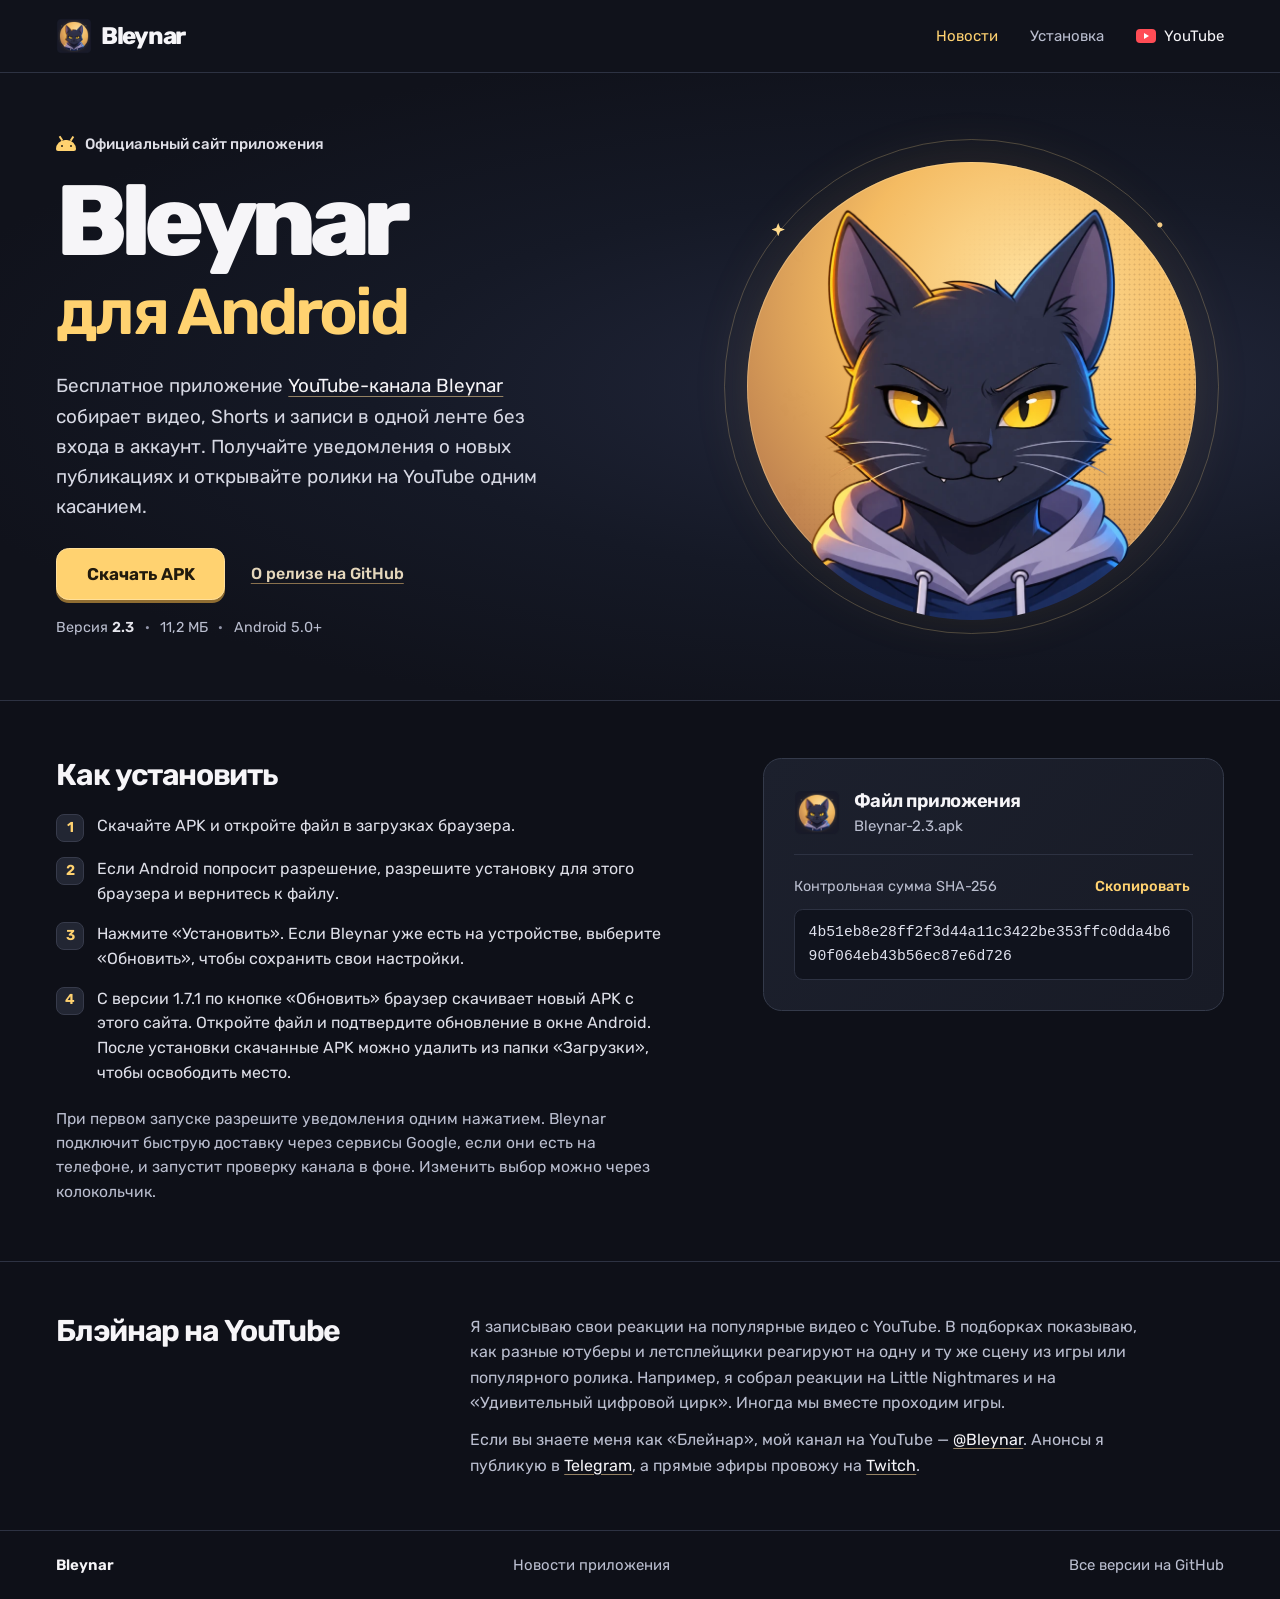
<file: index.html>
<!doctype html>
<html lang="ru">
<head>
  <meta charset="utf-8">
  <meta name="google-site-verification" content="Wno0hEg11v6PBVQDcVoWArQIPL3ey0lo9eA-WzazOHA" />
  <meta name="viewport" content="width=device-width, initial-scale=1">
  <meta name="theme-color" content="#10131c">
  <title>Bleynar (Блэйнар) — официальное Android-приложение YouTube-канала</title>
  <meta name="description" content="Официальный сайт Android-приложения YouTube-канала Bleynar. В ленте — личные реакции Блэйнара на популярные видео и подборки реакций ютуберов и летсплейщиков на сцены из игр и роликов.">
  <link rel="canonical" href="https://bleynar.github.io/bleynar-app/">
  <meta property="og:type" content="website">
  <meta property="og:locale" content="ru_RU">
  <meta property="og:url" content="https://bleynar.github.io/bleynar-app/">
  <meta property="og:title" content="Bleynar (Блэйнар) — официальное Android-приложение YouTube-канала">
  <meta property="og:description" content="Официальный сайт Android-приложения YouTube-канала Bleynar. В ленте — личные реакции Блэйнара на популярные видео и подборки реакций ютуберов и летсплейщиков на сцены из игр и роликов.">
  <meta property="og:image" content="https://bleynar.github.io/bleynar-app/assets/bleynar-brand.png">
  <meta property="og:image:type" content="image/png">
  <meta property="og:image:width" content="512">
  <meta property="og:image:height" content="512">
  <meta property="og:image:alt" content="Фирменный кот Bleynar на золотом фоне">
  <meta name="twitter:card" content="summary">
  <script type="application/ld+json">
  {
    "@context": "https://schema.org",
    "@graph": [
      {
        "@type": "WebPage",
        "@id": "https://bleynar.github.io/bleynar-app/#page",
        "url": "https://bleynar.github.io/bleynar-app/",
        "name": "Bleynar (Блэйнар) — официальное Android-приложение YouTube-канала",
        "inLanguage": "ru",
        "publisher": { "@id": "https://bleynar.github.io/bleynar-app/#channel" },
        "about": { "@id": "https://www.youtube.com/channel/UCo7XHozUEajRrUW8I3c3D-Q" },
        "mainEntity": { "@id": "https://bleynar.github.io/bleynar-app/#app" }
      },
      {
        "@type": "Person",
        "@id": "https://bleynar.github.io/bleynar-app/#channel",
        "name": "Bleynar",
        "alternateName": ["Блэйнар", "Блейнар"],
        "url": "https://bleynar.github.io/bleynar-app/#channel",
        "sameAs": [
          "https://www.youtube.com/@Bleynar",
          "https://t.me/bleynar_channel",
          "https://www.twitch.tv/bleynar"
        ]
      },
      {
        "@type": "CollectionPage",
        "@id": "https://www.youtube.com/channel/UCo7XHozUEajRrUW8I3c3D-Q",
        "url": "https://www.youtube.com/@Bleynar",
        "name": "YouTube-канал Bleynar",
        "description": "Личные реакции Блэйнара на популярные видео с YouTube и подборки реакций ютуберов и летсплейщиков на моменты из игр и популярных роликов.",
        "author": { "@id": "https://bleynar.github.io/bleynar-app/#channel" }
      },
      {
        "@type": "MobileApplication",
        "@id": "https://bleynar.github.io/bleynar-app/#app",
        "name": "Bleynar",
        "url": "https://bleynar.github.io/bleynar-app/",
        "description": "Официальное приложение YouTube-канала Bleynar для Android. Видео, Shorts и записи канала собраны в одной ленте с уведомлениями о новых публикациях.",
        "about": { "@id": "https://www.youtube.com/channel/UCo7XHozUEajRrUW8I3c3D-Q" },
        "operatingSystem": "Android 5.0+",
        "applicationCategory": "EntertainmentApplication",
        "inLanguage": "ru",
        "isAccessibleForFree": true,
        "offers": { "@type": "Offer", "price": "0" },
        "author": { "@id": "https://bleynar.github.io/bleynar-app/#channel" },
        "image": "https://bleynar.github.io/bleynar-app/assets/bleynar-brand.png",
        "downloadUrl": "https://bleynar.github.io/bleynar-app/downloads/Bleynar.apk",
        "releaseNotes": "https://bleynar.github.io/bleynar-app/news/"
      }
    ]
  }
  </script>
  <link rel="icon" href="assets/icon.png?brand=2">
  <link rel="stylesheet" href="assets/style.css?layout=6">
  <script src="assets/site.js" defer></script>
  <script src="assets/downloads.js?footer=2" defer></script>
  <script src="assets/visits.js?footer=2" defer></script>
</head>
<body>
  <header class="mast">
    <div class="wrap nav">
      <a class="wordmark" href="./" aria-label="Bleynar, главная"><img src="assets/icon.png?brand=2" width="36" height="36" alt="">Bleynar</a>
      <nav aria-label="Навигация">
        <a class="app-news-link" href="news/">Новости</a>
        <a class="install-link" href="#install">Установка</a>
        <a class="yt" href="https://www.youtube.com/@Bleynar"><span class="play" aria-hidden="true"></span>YouTube</a>
      </nav>
    </div>
  </header>
  <main>
    <section class="intro" id="app" aria-labelledby="app-name">
      <div class="wrap stage">
        <div class="pitch">
          <p class="platform"><span class="android" aria-hidden="true"><i></i></span>Официальный сайт приложения</p>
          <h1 id="app-name">Bleynar <span>для Android</span></h1>
          <div class="details">
            <p class="lede">Бесплатное приложение <a href="#channel">YouTube-канала Bleynar</a> собирает видео, Shorts и&nbsp;записи в&nbsp;одной ленте без входа в&nbsp;аккаунт. Получайте уведомления о&nbsp;новых публикациях и&nbsp;открывайте ролики на&nbsp;YouTube одним касанием.</p>
            <div class="downloads">
              <a class="download" data-download href="https://bleynar.github.io/bleynar-app/downloads/Bleynar.apk?v=24" download="Bleynar-2.3.apk">Скачать APK</a>
              <a class="release-link" data-release href="https://github.com/bleynar/bleynar-app/releases/tag/v2.3">О релизе на GitHub</a>
            </div>
            <p class="release"><span>Версия <b data-version>2.3</b></span><span data-size>11,2 МБ</span><span>Android 5.0+</span></p>
          </div>
        </div>
        <div class="visual" aria-hidden="true">
          <div class="portrait">
            <div class="mascot-frame">
              <img class="mascot" src="assets/bleynar.webp" width="920" height="902" alt="" fetchpriority="high">
            </div>
          </div>
        </div>
      </div>
    </section>
    <section class="setup wrap" id="install" aria-labelledby="install-heading">
      <div class="how">
        <h2 id="install-heading">Как установить</h2>
        <ol role="list">
          <li><span class="step-number" aria-hidden="true">1</span><span>Скачайте APK и откройте файл в загрузках браузера.</span></li>
          <li><span class="step-number" aria-hidden="true">2</span><span>Если Android попросит разрешение, разрешите установку для этого браузера и вернитесь к файлу.</span></li>
          <li><span class="step-number" aria-hidden="true">3</span><span>Нажмите «Установить». Если Bleynar уже есть на устройстве, выберите «Обновить», чтобы сохранить свои настройки.</span></li>
          <li><span class="step-number" aria-hidden="true">4</span><span>С версии 1.7.1 по кнопке «Обновить» браузер скачивает новый APK с этого сайта. Откройте файл и подтвердите обновление в окне Android. После установки скачанные APK можно удалить из папки «Загрузки», чтобы освободить место.</span></li>
        </ol>
        <p>При первом запуске разрешите уведомления одним нажатием. Bleynar подключит быструю доставку через сервисы Google, если они есть на телефоне, и запустит проверку канала в фоне. Изменить выбор можно через колокольчик.</p>
      </div>
      <div class="integrity">
        <div class="file-title">
          <img src="assets/icon.png?brand=2" alt="" width="48" height="48">
          <div><h2>Файл приложения</h2><p data-filename>Bleynar-2.3.apk</p></div>
        </div>
        <div class="hashline"><span>Контрольная сумма SHA-256</span><button id="copy" type="button" aria-label="Скопировать SHA-256">Скопировать</button></div>
        <code id="checksum">4b51eb8e28ff2f3d44a11c3422be353ffc0dda4b690f064eb43b56ec87e6d726</code>
        <span id="copy-status" role="status"></span>
      </div>
    </section>
    <section class="channel" id="channel" aria-labelledby="channel-heading">
      <div class="wrap channel-inner">
        <h2 id="channel-heading">Блэйнар на YouTube</h2>
        <div class="channel-copy">
          <p>Я записываю свои реакции на популярные видео с YouTube. В подборках показываю, как разные ютуберы и летсплейщики реагируют на одну и ту же сцену из игры или популярного ролика. Например, я собрал реакции на Little Nightmares и на «Удивительный цифровой цирк». Иногда мы вместе проходим игры.</p>
          <p>Если вы знаете меня как «Блейнар», мой канал на YouTube — <a href="https://www.youtube.com/@Bleynar">@Bleynar</a>. Анонсы я публикую в <a href="https://t.me/bleynar_channel">Telegram</a>, а прямые эфиры провожу на <a href="https://www.twitch.tv/bleynar">Twitch</a>.</p>
        </div>
      </div>
    </section>
  </main>
  <footer>
    <div class="wrap">
      <div class="footer-signature">
        <span>Bleynar</span>
        <small class="visit-count" hidden><span data-visit-totals></span><span data-download-count hidden> · <span id="download-total"></span></span></small>
      </div>
      <a href="news/">Новости приложения</a>
      <a href="https://github.com/bleynar/bleynar-app/releases">Все версии на GitHub</a>
    </div>
  </footer>
</body>
</html>
</file>
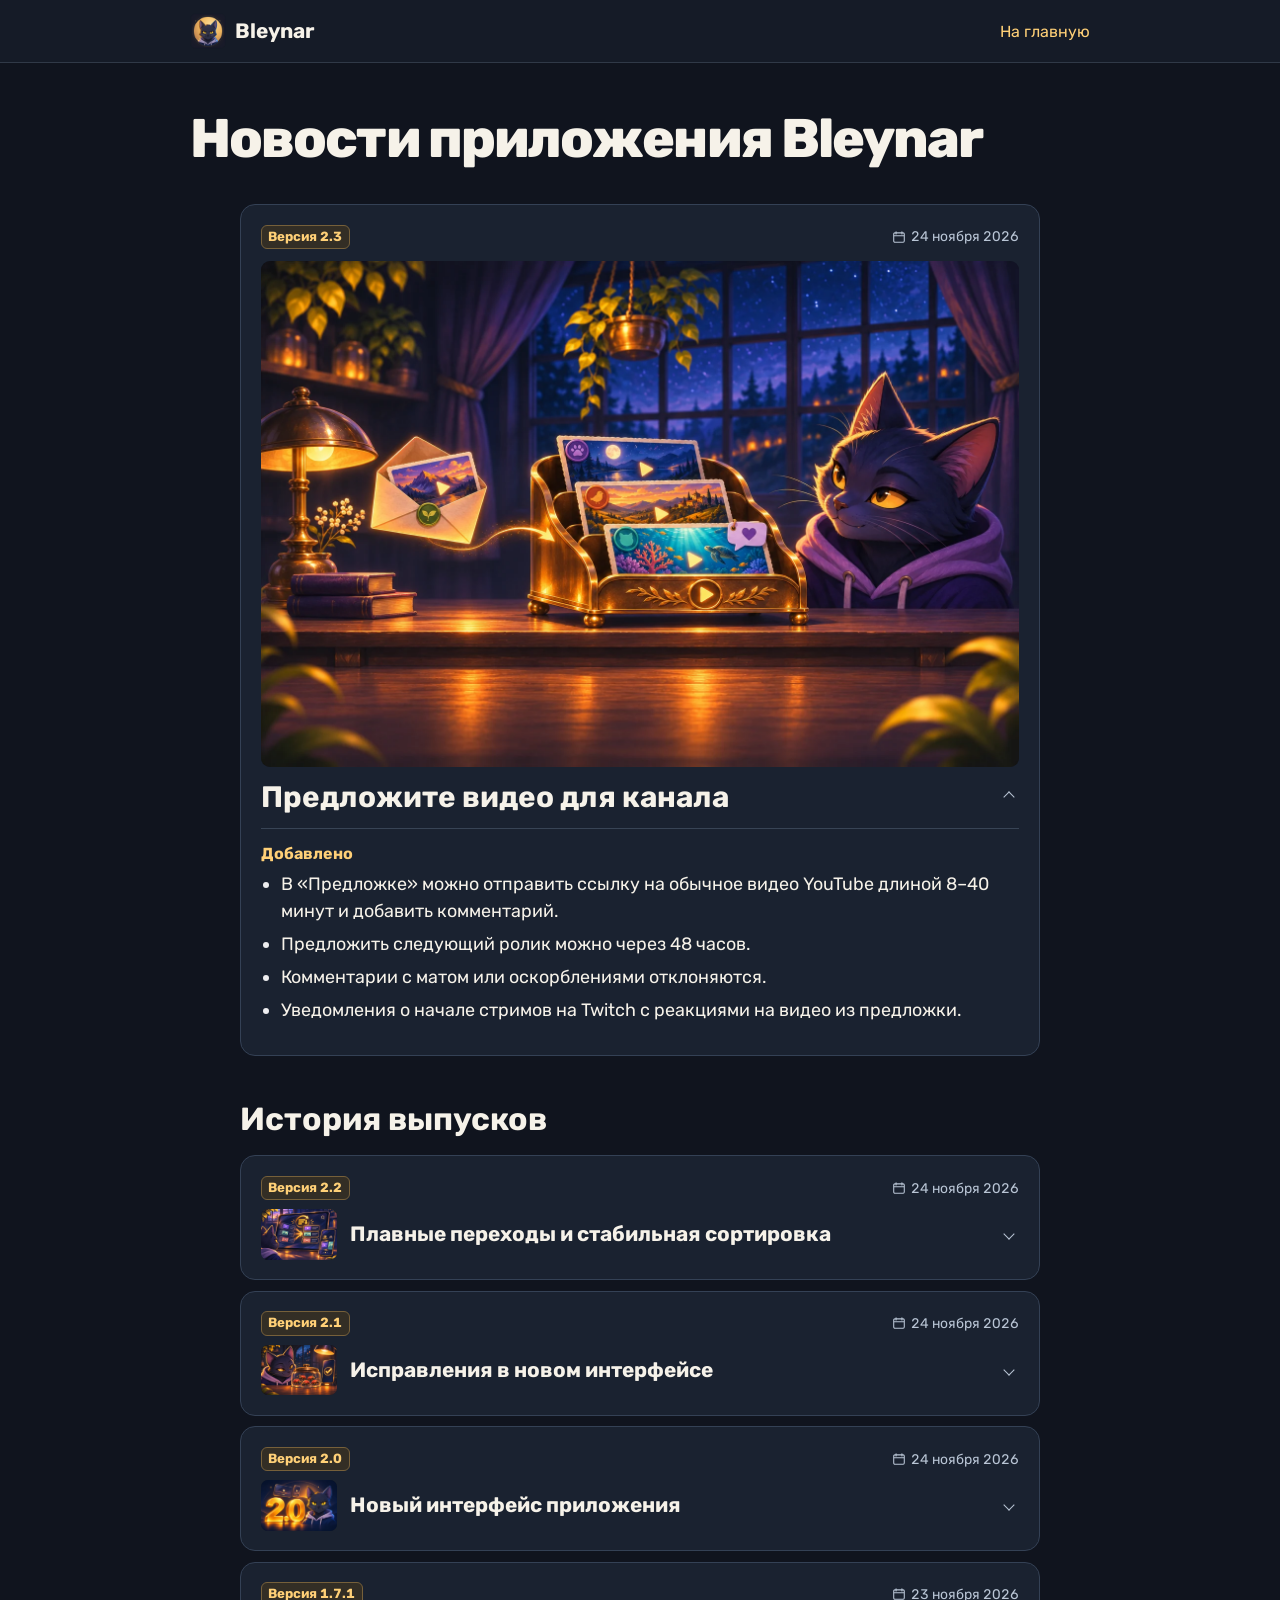
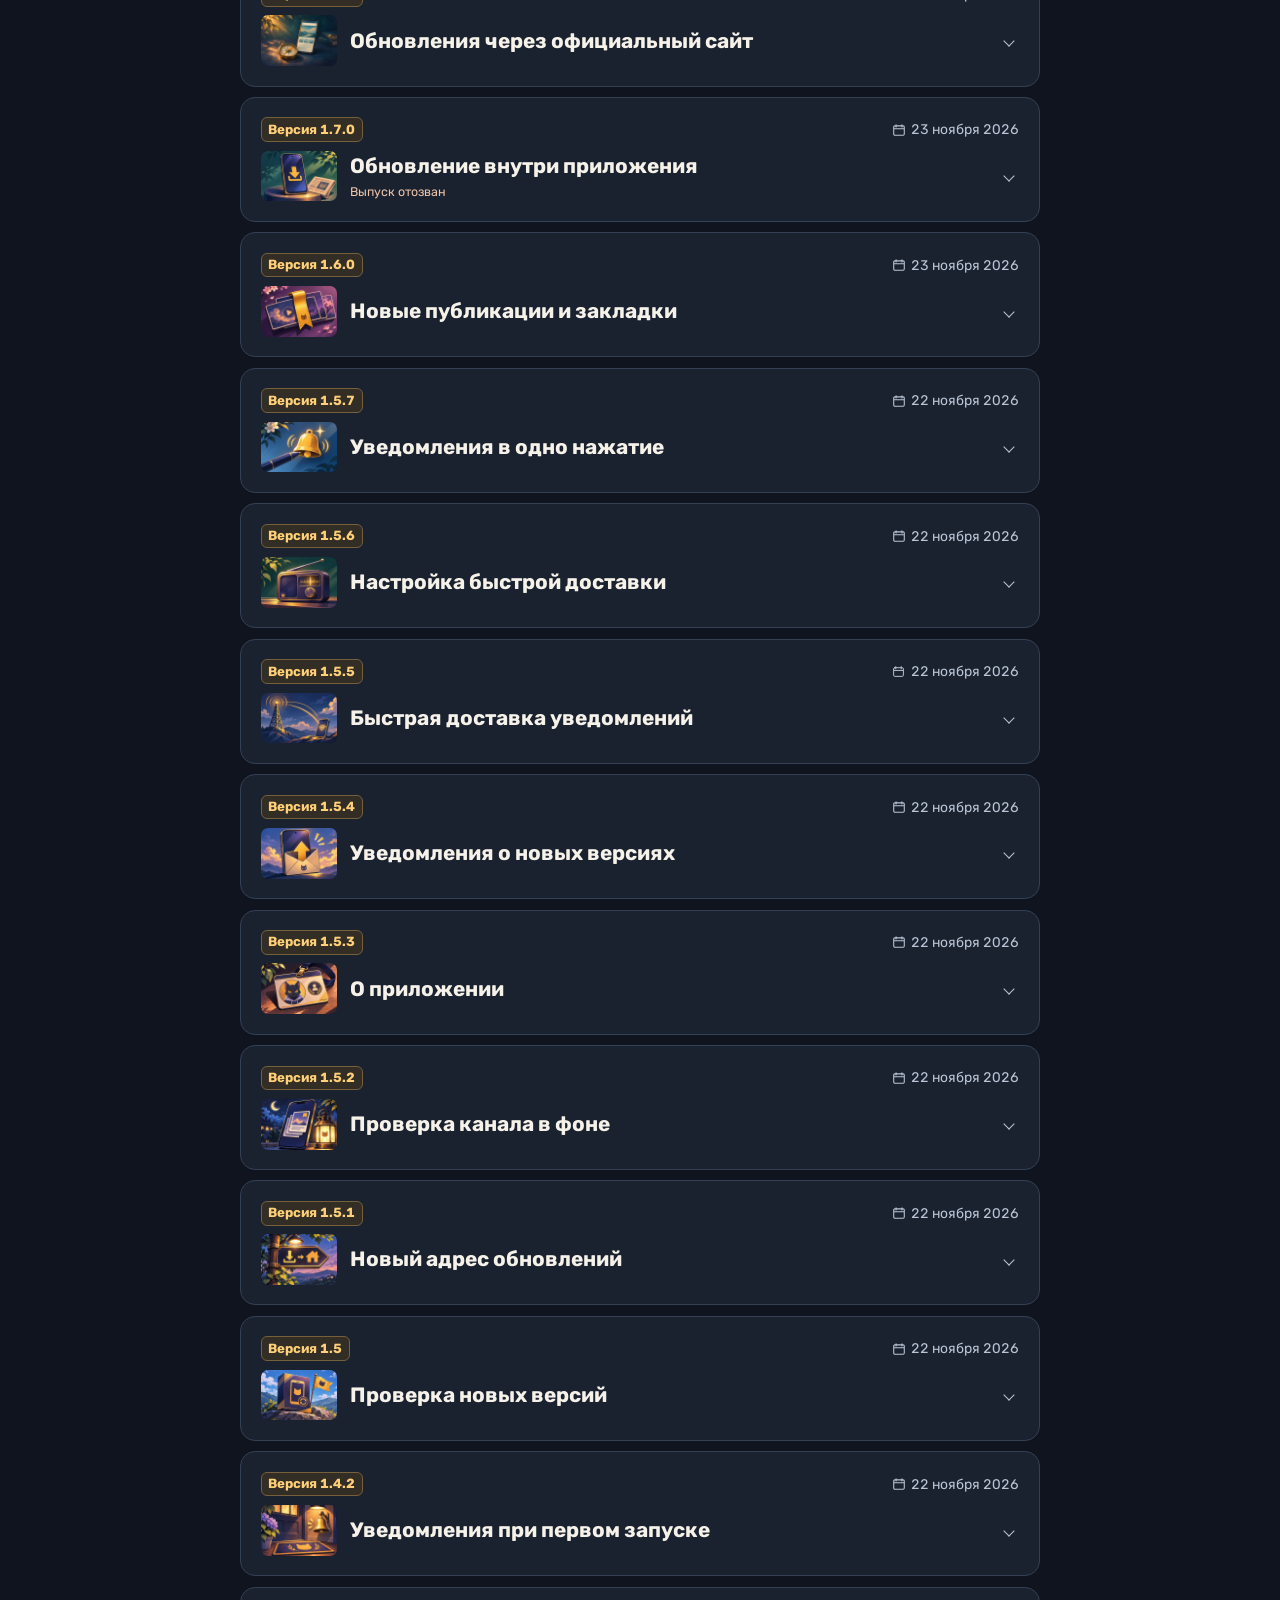
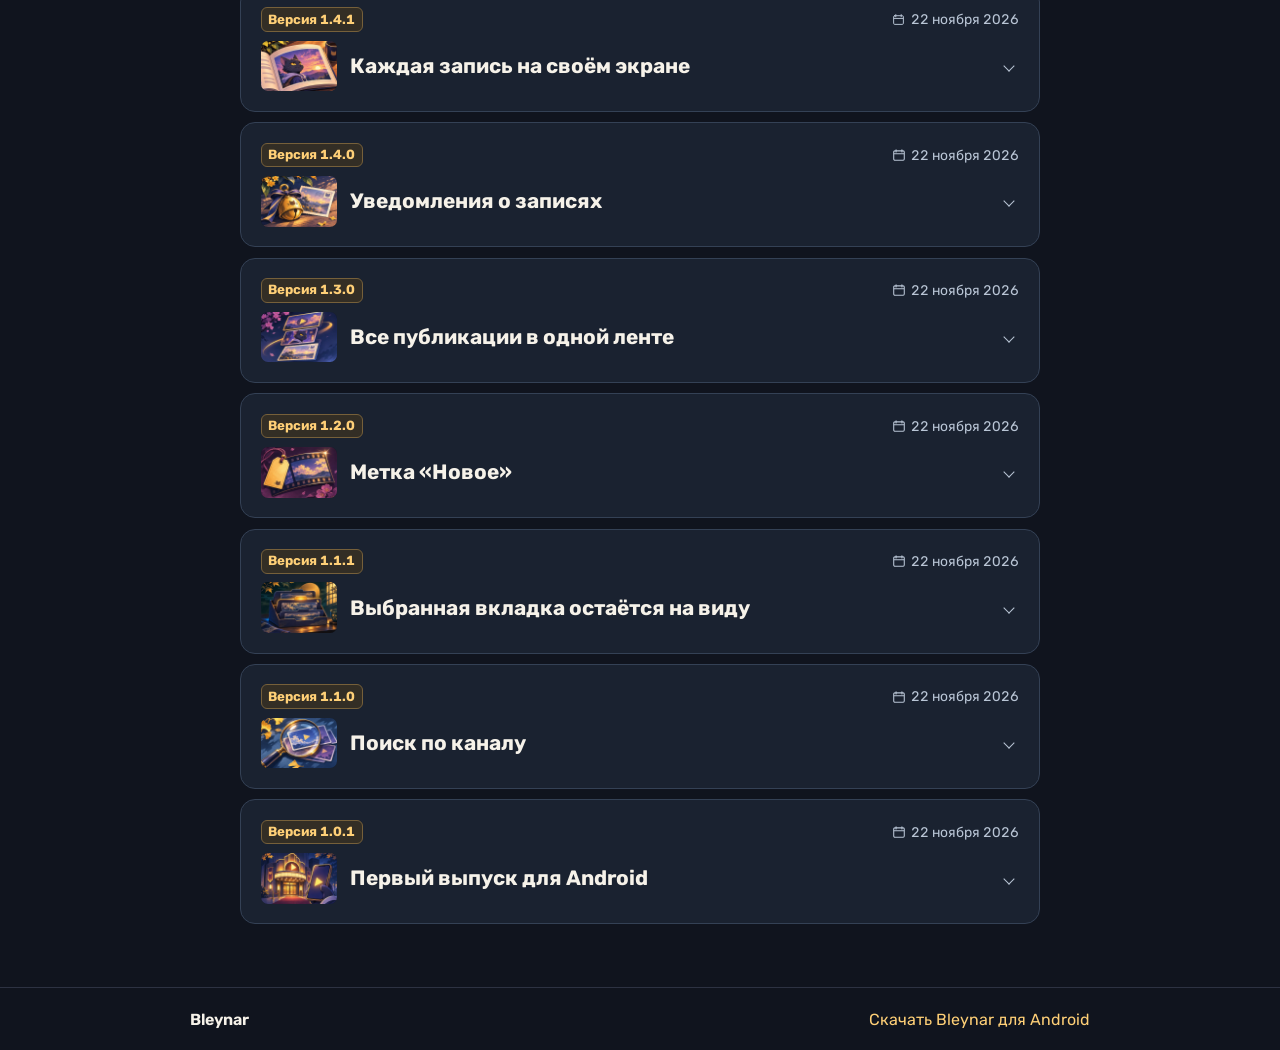
<file: news/index.html>
<!doctype html><html lang="ru"><head><meta charset="utf-8"><meta name="viewport" content="width=device-width, initial-scale=1"><meta name="theme-color" content="#10141e">
<title>Новости приложения Bleynar для Android</title>
<meta name="description" content="История обновлений официального приложения YouTube-канала Bleynar для Android. Новые функции, исправления и объявления для зрителей.">
<link rel="canonical" href="https://bleynar.github.io/bleynar-app/news/">
<meta property="og:type" content="website">
<meta property="og:locale" content="ru_RU">
<meta property="og:url" content="https://bleynar.github.io/bleynar-app/news/">
<meta property="og:title" content="Новости приложения Bleynar для Android">
<meta property="og:description" content="История обновлений официального приложения YouTube-канала Bleynar для Android. Новые функции, исправления и объявления для зрителей.">
<meta property="og:image" content="https://bleynar.github.io/bleynar-app/news/art/release_2_3.webp">
<script type="application/ld+json">{
  "@context": "https://schema.org",
  "@type": "CollectionPage",
  "@id": "https://bleynar.github.io/bleynar-app/news/",
  "url": "https://bleynar.github.io/bleynar-app/news/",
  "name": "Новости приложения Bleynar для Android",
  "description": "История обновлений официального приложения YouTube-канала Bleynar для Android. Новые функции, исправления и объявления для зрителей.",
  "inLanguage": "ru",
  "publisher": {
    "@id": "https://bleynar.github.io/bleynar-app/#channel"
  },
  "about": {
    "@id": "https://bleynar.github.io/bleynar-app/#app"
  }
}</script>
<link rel="icon" href="../assets/icon.png"><link rel="stylesheet" href="../assets/style.css"><link rel="stylesheet" href="news.css"><script src="news.js" defer></script><script src="../assets/visits.js?footer=2" defer></script></head>
<body><header class="news-header"><div class="news-shell"><a class="home" href="../"><img src="../assets/icon.png" alt="" width="36" height="36">Bleynar</a><a class="app" href="../">На главную</a></div></header>
<main class="news-shell news-main"><h1>Новости приложения Bleynar</h1><div id="issues" data-revision="7"><details class="issue-card" id="release-2-3" open><summary><span class="stamp"><b>Версия 2.3</b><time datetime="2026-11-24">24 ноября 2026</time></span><img class="article-art" src="art/release_2_3.webp" alt="Иллюстрация к новости «Предложите видео для канала»" width="960" height="640" draggable="false"><span class="issue-title"><strong>Предложите видео для канала</strong></span><span class="chevron" aria-hidden="true"></span></summary><div class="notes"><h3>Добавлено</h3><ul class="patch-list"><li>В «Предложке» можно отправить ссылку на обычное видео YouTube длиной 8–40 минут и добавить комментарий.</li><li>Предложить следующий ролик можно через 48 часов.</li><li>Комментарии с матом или оскорблениями отклоняются.</li><li>Уведомления о начале стримов на Twitch с реакциями на видео из предложки.</li></ul></div></details><h2 class="archive-title">История выпусков</h2><details class="issue-card" id="release-2-2"><summary><span class="stamp"><b>Версия 2.2</b><time datetime="2026-11-24">24 ноября 2026</time></span><img class="article-art" src="art/release_2_2.webp" alt="Иллюстрация к новости «Плавные переходы и стабильная сортировка»" width="960" height="640" draggable="false" loading="lazy"><span class="issue-title"><strong>Плавные переходы и стабильная сортировка</strong></span><span class="chevron" aria-hidden="true"></span></summary><div class="notes"><h3>Добавлено</h3><ul class="patch-list"><li>Ссылки на Twitch и Telegram в разделе «О приложении».</li></ul><h3>Исправлено</h3><ul class="patch-list"><li>В записях исправлен фильтр «Старые», в трансляциях восстановлен «Популярные».</li><li>Устранены рывки при свайпах между разделами и мерцание карточек при сортировке.</li><li>Восстановлены пропущенные даты публикаций.</li><li>Исправлены оформление карточек и закрытие клавиатуры в поиске.</li><li>Фото в записях больше не обрезаются. Исправлены превью шоу и плейлистов.</li><li>Аватар и публикации обновляются после правок на YouTube.</li></ul></div></details><details class="issue-card" id="release-2-1"><summary><span class="stamp"><b>Версия 2.1</b><time datetime="2026-11-24">24 ноября 2026</time></span><img class="article-art" src="art/release_2_1_fixes.webp" alt="Иллюстрация к новости «Исправления в новом интерфейсе»" width="960" height="640" draggable="false" loading="lazy"><span class="issue-title"><strong>Исправления в новом интерфейсе</strong></span><span class="chevron" aria-hidden="true"></span></summary><div class="notes"><h3>Исправлено</h3><ul class="patch-list"><li>Экран больше не мерцает при прокрутке с раскрытой шапкой канала.</li><li>Карточки в одном ряду теперь одинаковой высоты, а превью Shorts выровнены по центру.</li><li>Выбранный фильтр снова выделен рамкой. В Shorts появилась сортировка «Популярные».</li><li>В мобильной ленте появилась кнопка обновления справа от фильтров.</li><li>В поиске и закладках исправлены подписи трансляций и шоу.</li><li>В разделе «О приложении» у ссылок снова видны значки и подписи.</li></ul></div></details><details class="issue-card" id="release-2-0"><summary><span class="stamp"><b>Версия 2.0</b><time datetime="2026-11-24">24 ноября 2026</time></span><img class="article-art" src="art/release_2_0.webp" alt="Иллюстрация к новости «Новый интерфейс приложения»" width="960" height="640" draggable="false" loading="lazy"><span class="issue-title"><strong>Новый интерфейс приложения</strong></span><span class="chevron" aria-hidden="true"></span></summary><div class="notes"><h3>Изменено</h3><ul class="patch-list"><li>Новый дизайн всех экранов для телефонов и планшетов.</li><li>Свайпы между разделами. При возврате сохраняются место в списке и сортировка.</li><li>Поиск находит больше совпадений и показывает результаты по мере ввода.</li><li>Обновили фильтры и сортировку во всех разделах с публикациями.</li><li>Галерея Shorts с крупными превью.</li></ul><h3>Добавлено</h3><ul class="patch-list"><li>Фото в записях можно открыть на весь экран и увеличить.</li><li>Карточка «Что нового» при первом запуске после обновления.</li><li>История версий на официальном сайте и уведомления о важных объявлениях.</li></ul></div></details><details class="issue-card" id="release-1-7-1"><summary><span class="stamp"><b>Версия 1.7.1</b><time datetime="2026-11-23">23 ноября 2026</time></span><img class="article-art" src="art/release_1_7_1.webp" alt="Иллюстрация к новости «Обновления через официальный сайт»" width="960" height="640" draggable="false" loading="lazy"><span class="issue-title"><strong>Обновления через официальный сайт</strong></span><span class="chevron" aria-hidden="true"></span></summary><div class="notes"><h3>Изменено</h3><ul class="patch-list"><li>Обновления снова скачиваются с официального сайта через браузер.</li></ul><h3>Исправлено</h3><ul class="patch-list"><li>Для обновления больше не нужно разрешать приложению установку других приложений.</li><li>После проверки обновлений предложение установить отозванную версию исчезает.</li></ul></div></details><details class="issue-card" id="release-1-7-0"><summary><span class="stamp"><b>Версия 1.7.0</b><time datetime="2026-11-23">23 ноября 2026</time></span><img class="article-art" src="art/release_1_7_0.webp" alt="Иллюстрация к новости «Обновление внутри приложения»" width="960" height="640" draggable="false" loading="lazy"><span class="issue-title"><strong>Обновление внутри приложения</strong><small class="withdrawn">Выпуск отозван</small></span><span class="chevron" aria-hidden="true"></span></summary><div class="notes"><h3>Добавлено</h3><ul class="patch-list"><li>В этой версии обновление можно было скачать прямо в приложении.</li><li>Появилась история версий с иллюстрациями, доступная без интернета.</li></ul></div></details><details class="issue-card" id="release-1-6-0"><summary><span class="stamp"><b>Версия 1.6.0</b><time datetime="2026-11-23">23 ноября 2026</time></span><img class="article-art" src="art/release_1_6_0.webp" alt="Иллюстрация к новости «Новые публикации и закладки»" width="960" height="640" draggable="false" loading="lazy"><span class="issue-title"><strong>Новые публикации и закладки</strong></span><span class="chevron" aria-hidden="true"></span></summary><div class="notes"><h3>Добавлено</h3><ul class="patch-list"><li>Фильтр «Только новое» показывает в ленте ещё не открытые публикации.</li><li>Видео и записи можно сохранить в «На потом» из ленты или уведомления.</li><li>Поиск находит слова в тексте загруженных записей.</li></ul><h3>Изменено</h3><ul class="patch-list"><li>У приложения появился значок с котом на золотом фоне.</li></ul></div></details><details class="issue-card" id="release-1-5-7"><summary><span class="stamp"><b>Версия 1.5.7</b><time datetime="2026-11-22">22 ноября 2026</time></span><img class="article-art" src="art/release_1_5_7.webp" alt="Иллюстрация к новости «Уведомления в одно нажатие»" width="960" height="640" draggable="false" loading="lazy"><span class="issue-title"><strong>Уведомления в одно нажатие</strong></span><span class="chevron" aria-hidden="true"></span></summary><div class="notes"><h3>Изменено</h3><ul class="patch-list"><li>При первом запуске достаточно разрешить уведомления. На совместимых телефонах быстрая доставка включается сразу.</li><li>В настройках уведомлений можно оставить фоновую проверку или отключить оповещения.</li></ul></div></details><details class="issue-card" id="release-1-5-6"><summary><span class="stamp"><b>Версия 1.5.6</b><time datetime="2026-11-22">22 ноября 2026</time></span><img class="article-art" src="art/release_1_5_6.webp" alt="Иллюстрация к новости «Настройка быстрой доставки»" width="960" height="640" draggable="false" loading="lazy"><span class="issue-title"><strong>Настройка быстрой доставки</strong></span><span class="chevron" aria-hidden="true"></span></summary><div class="notes"><h3>Исправлено</h3><ul class="patch-list"><li>Кнопка быстрой доставки появляется сразу после включения уведомлений.</li></ul><h3>Изменено</h3><ul class="patch-list"><li>В настройках уведомлений виден статус подключения и причина, если быстрая доставка недоступна.</li></ul></div></details><details class="issue-card" id="release-1-5-5"><summary><span class="stamp"><b>Версия 1.5.5</b><time datetime="2026-11-22">22 ноября 2026</time></span><img class="article-art" src="art/release_1_5_5.webp" alt="Иллюстрация к новости «Быстрая доставка уведомлений»" width="960" height="640" draggable="false" loading="lazy"><span class="issue-title"><strong>Быстрая доставка уведомлений</strong></span><span class="chevron" aria-hidden="true"></span></summary><div class="notes"><h3>Добавлено</h3><ul class="patch-list"><li>Быстрые уведомления на телефонах с сервисами Google. При потере связи остаётся фоновая проверка.</li></ul><h3>Исправлено</h3><ul class="patch-list"><li>Уведомления о новых записях приходят и при пропуске даты в ленте YouTube.</li></ul></div></details><details class="issue-card" id="release-1-5-4"><summary><span class="stamp"><b>Версия 1.5.4</b><time datetime="2026-11-22">22 ноября 2026</time></span><img class="article-art" src="art/release_1_5_4.webp" alt="Иллюстрация к новости «Уведомления о новых версиях»" width="960" height="640" draggable="false" loading="lazy"><span class="issue-title"><strong>Уведомления о новых версиях</strong></span><span class="chevron" aria-hidden="true"></span></summary><div class="notes"><h3>Добавлено</h3><ul class="patch-list"><li>Уведомления о выходе новых версий для тех, кто включил оповещения.</li></ul><h3>Изменено</h3><ul class="patch-list"><li>Кнопка «Обновить» открывает файл на официальном сайте и остаётся доступной до установки.</li></ul></div></details><details class="issue-card" id="release-1-5-3"><summary><span class="stamp"><b>Версия 1.5.3</b><time datetime="2026-11-22">22 ноября 2026</time></span><img class="article-art" src="art/release_1_5_3.webp" alt="Иллюстрация к новости «О приложении»" width="960" height="640" draggable="false" loading="lazy"><span class="issue-title"><strong>О приложении</strong></span><span class="chevron" aria-hidden="true"></span></summary><div class="notes"><h3>Добавлено</h3><ul class="patch-list"><li>В разделе «О приложении» видны установленная версия и ссылка на канал в YouTube.</li></ul></div></details><details class="issue-card" id="release-1-5-2"><summary><span class="stamp"><b>Версия 1.5.2</b><time datetime="2026-11-22">22 ноября 2026</time></span><img class="article-art" src="art/release_1_5_2.webp" alt="Иллюстрация к новости «Проверка канала в фоне»" width="960" height="640" draggable="false" loading="lazy"><span class="issue-title"><strong>Проверка канала в фоне</strong></span><span class="chevron" aria-hidden="true"></span></summary><div class="notes"><h3>Исправлено</h3><ul class="patch-list"><li>Проверка публикаций возобновляется после сбоя или перезагрузки телефона.</li></ul><h3>Изменено</h3><ul class="patch-list"><li>Уведомления стали короче.</li><li>Последние публикации и обложки остаются доступны при сбое YouTube.</li></ul></div></details><details class="issue-card" id="release-1-5-1"><summary><span class="stamp"><b>Версия 1.5.1</b><time datetime="2026-11-22">22 ноября 2026</time></span><img class="article-art" src="art/release_1_5_1.webp" alt="Иллюстрация к новости «Новый адрес обновлений»" width="960" height="640" draggable="false" loading="lazy"><span class="issue-title"><strong>Новый адрес обновлений</strong></span><span class="chevron" aria-hidden="true"></span></summary><div class="notes"><h3>Исправлено</h3><ul class="patch-list"><li>После смены адреса официального сайта приложение снова находит обновления.</li></ul></div></details><details class="issue-card" id="release-1-5"><summary><span class="stamp"><b>Версия 1.5</b><time datetime="2026-11-22">22 ноября 2026</time></span><img class="article-art" src="art/release_1_5.webp" alt="Иллюстрация к новости «Проверка новых версий»" width="960" height="640" draggable="false" loading="lazy"><span class="issue-title"><strong>Проверка новых версий</strong></span><span class="chevron" aria-hidden="true"></span></summary><div class="notes"><h3>Добавлено</h3><ul class="patch-list"><li>При запуске приложение проверяет новые версии. Если обновление доступно, появляется кнопка «Обновить».</li></ul></div></details><details class="issue-card" id="release-1-4-2"><summary><span class="stamp"><b>Версия 1.4.2</b><time datetime="2026-11-22">22 ноября 2026</time></span><img class="article-art" src="art/release_1_4_2.webp" alt="Иллюстрация к новости «Уведомления при первом запуске»" width="960" height="640" draggable="false" loading="lazy"><span class="issue-title"><strong>Уведомления при первом запуске</strong></span><span class="chevron" aria-hidden="true"></span></summary><div class="notes"><h3>Добавлено</h3><ul class="patch-list"><li>Уведомления можно включить при первом запуске, а позже изменить выбор в настройках уведомлений.</li><li>Из настроек фоновой работы можно перейти к параметрам приложения и экономии заряда в Android.</li></ul></div></details><details class="issue-card" id="release-1-4-1"><summary><span class="stamp"><b>Версия 1.4.1</b><time datetime="2026-11-22">22 ноября 2026</time></span><img class="article-art" src="art/release_1_4_1.webp" alt="Иллюстрация к новости «Каждая запись на своём экране»" width="960" height="640" draggable="false" loading="lazy"><span class="issue-title"><strong>Каждая запись на своём экране</strong></span><span class="chevron" aria-hidden="true"></span></summary><div class="notes"><h3>Изменено</h3><ul class="patch-list"><li>В ленте записей виден краткий анонс. Нажатие на карточку открывает полный текст, фотографии и опросы.</li></ul></div></details><details class="issue-card" id="release-1-4-0"><summary><span class="stamp"><b>Версия 1.4.0</b><time datetime="2026-11-22">22 ноября 2026</time></span><img class="article-art" src="art/release_1_4_0.webp" alt="Иллюстрация к новости «Уведомления о записях»" width="960" height="640" draggable="false" loading="lazy"><span class="issue-title"><strong>Уведомления о записях</strong></span><span class="chevron" aria-hidden="true"></span></summary><div class="notes"><h3>Добавлено</h3><ul class="patch-list"><li>Уведомления о новых записях сообщества открывают саму публикацию.</li></ul><h3>Изменено</h3><ul class="patch-list"><li>Единое оформление карточек во всех разделах. Полное название ролика видно под крупным превью.</li></ul></div></details><details class="issue-card" id="release-1-3-0"><summary><span class="stamp"><b>Версия 1.3.0</b><time datetime="2026-11-22">22 ноября 2026</time></span><img class="article-art" src="art/release_1_3_0.webp" alt="Иллюстрация к новости «Все публикации в одной ленте»" width="960" height="640" draggable="false" loading="lazy"><span class="issue-title"><strong>Все публикации в одной ленте</strong></span><span class="chevron" aria-hidden="true"></span></summary><div class="notes"><h3>Добавлено</h3><ul class="patch-list"><li>Общая лента для видео, Shorts, записей и прошедших трансляций. Новые публикации идут первыми, на карточках указан формат.</li></ul></div></details><details class="issue-card" id="release-1-2-0"><summary><span class="stamp"><b>Версия 1.2.0</b><time datetime="2026-11-22">22 ноября 2026</time></span><img class="article-art" src="art/release_1_2_0.webp" alt="Иллюстрация к новости «Метка «Новое»»" width="960" height="640" draggable="false" loading="lazy"><span class="issue-title"><strong>Метка «Новое»</strong></span><span class="chevron" aria-hidden="true"></span></summary><div class="notes"><h3>Добавлено</h3><ul class="patch-list"><li>После первой загрузки ленты новые публикации отмечаются меткой «Новое». После просмотра метка исчезает.</li></ul></div></details><details class="issue-card" id="release-1-1-1"><summary><span class="stamp"><b>Версия 1.1.1</b><time datetime="2026-11-22">22 ноября 2026</time></span><img class="article-art" src="art/release_1_1_1.webp" alt="Иллюстрация к новости «Выбранная вкладка остаётся на виду»" width="960" height="640" draggable="false" loading="lazy"><span class="issue-title"><strong>Выбранная вкладка остаётся на виду</strong></span><span class="chevron" aria-hidden="true"></span></summary><div class="notes"><h3>Исправлено</h3><ul class="patch-list"><li>Выбранная вкладка остаётся на экране при прокрутке раздела.</li></ul></div></details><details class="issue-card" id="release-1-1-0"><summary><span class="stamp"><b>Версия 1.1.0</b><time datetime="2026-11-22">22 ноября 2026</time></span><img class="article-art" src="art/release_1_1_0.webp" alt="Иллюстрация к новости «Поиск по каналу»" width="960" height="640" draggable="false" loading="lazy"><span class="issue-title"><strong>Поиск по каналу</strong></span><span class="chevron" aria-hidden="true"></span></summary><div class="notes"><h3>Добавлено</h3><ul class="patch-list"><li>Поиск видео и Shorts по названию.</li><li>Галочка и число подписчиков в шапке канала.</li></ul><h3>Изменено</h3><ul class="patch-list"><li>Записи можно читать в приложении. Обложки обновляются вместе с лентой.</li></ul></div></details><details class="issue-card" id="release-1-0-1"><summary><span class="stamp"><b>Версия 1.0.1</b><time datetime="2026-11-22">22 ноября 2026</time></span><img class="article-art" src="art/release_1_0_1.webp" alt="Иллюстрация к новости «Первый выпуск для Android»" width="960" height="640" draggable="false" loading="lazy"><span class="issue-title"><strong>Первый выпуск для Android</strong></span><span class="chevron" aria-hidden="true"></span></summary><div class="notes"><h3>Добавлено</h3><ul class="patch-list"><li>Видео, Shorts, эфиры, плейлисты и записи канала доступны без входа в аккаунт.</li><li>Ролики открываются в YouTube. Ленту можно обновить жестом вниз.</li><li>Уведомления о новых видео и Shorts.</li></ul></div></details></div></main>
<footer class="news-footer"><div class="news-shell"><div class="footer-signature"><span>Bleynar</span></div><a href="../#install">Скачать Bleynar для Android</a></div></footer></body></html>
</file>
<file: assets/style.css>
@font-face {
  font-family: Rubik;
  src: url("rubik-lat.woff2") format("woff2");
  font-weight: 300 900;
  font-display: swap;
  unicode-range: U+0000-00FF, U+0131, U+0152-0153, U+02BB-02BC, U+02C6, U+02DA, U+02DC, U+0304, U+0308, U+0329, U+2000-206F, U+20AC, U+2122, U+2191, U+2193, U+2212, U+2215, U+FEFF, U+FFFD;
}
@font-face {
  font-family: Rubik;
  src: url("rubik-cyr.woff2") format("woff2");
  font-weight: 300 900;
  font-display: swap;
  unicode-range: U+0301, U+0400-045F, U+0490-0491, U+04B0-04B1, U+2116;
}

:root {
  color-scheme: dark;
  --bg: #0e1018;
  --line: #2d3242;
  --text: #f6f5f8;
  --muted: #babecf;
  --gold: #ffd270;
  --gutter: clamp(14px, 4.4vw, 4.5rem);
  font-family: Rubik, Roboto, Arial, sans-serif;
  font-synthesis: none;
  background: var(--bg);
  color: var(--text);
}
*, *::before, *::after { box-sizing: border-box; }
body {
  margin: 0;
  min-height: 100vh;
  min-height: 100svh;
  display: flex;
  flex-direction: column;
}
main { flex: 1; }
h1, h2, p { margin: 0; }
a { color: inherit; text-decoration: none; }
button { font: inherit; }
img { display: block; }
a:focus-visible, button:focus-visible {
  outline: 3px solid var(--gold);
  outline-offset: 4px;
}
.wrap {
  width: calc(100% - var(--gutter) - var(--gutter));
  max-width: 82rem;
  margin-inline: auto;
}

.mast {
  background: #10121b;
  border-bottom: 1px solid var(--line);
}
.nav, .nav nav, .wordmark, .yt, footer .wrap {
  display: flex;
  align-items: center;
}
.nav, footer .wrap {
  justify-content: space-between;
  flex-wrap: wrap;
  gap: .25rem 1rem;
}
.nav {
  min-height: 4.5rem;
  padding-block: .5rem;
}
.nav nav {
  flex-wrap: wrap;
  gap: 0 clamp(.75rem, 2.5vw, 2.25rem);
  font-size: .9375rem;
}
.nav a, footer a {
  display: inline-flex;
  align-items: center;
  min-height: 2.75rem;
}
.wordmark {
  gap: .55rem;
  font-size: 1.5rem;
  font-weight: 740;
  letter-spacing: -.055em;
}
.wordmark img { width: 2.25rem; height: 2.25rem; }
.install-link, footer a { color: var(--muted); }
.nav a:hover, footer a:hover, .release-link:hover { color: var(--gold); }
.yt { gap: .5rem; }
.play {
  width: 1.25rem;
  height: .875rem;
  background: #ff4c55;
  border-radius: .25rem;
  display: inline-grid;
  place-items: center;
}
.play::after {
  content: "";
  border-style: solid;
  border-width: .2rem 0 .2rem .32rem;
  border-color: transparent transparent transparent white;
  margin-left: 1px;
}

.intro {
  background: radial-gradient(ellipse at 77% 50%, #23283d, #151926 44%, #10121b 79%);
  border-bottom: 1px solid var(--line);
}
.stage {
  display: grid;
  grid-template-columns: minmax(0, 1.08fr) minmax(0, .92fr);
  align-items: center;
  gap: clamp(1.5rem, 5.5vw, 6rem);
  padding-block: clamp(2.5rem, 4.75vw, 5.25rem);
}
.pitch, .details, .how, .integrity { min-width: 0; }
.platform {
  display: flex;
  align-items: center;
  gap: .55rem;
  margin-bottom: clamp(.875rem, 1.5vw, 1.35rem);
  font-size: .9375rem;
  font-weight: 500;
  line-height: 1.4;
  color: #dfdfe7;
}
.android {
  position: relative;
  flex: none;
  width: 1.25rem;
  height: .69rem;
  margin-top: .12rem;
  border-radius: .8rem .8rem .18rem .18rem;
  background: var(--gold);
}
.android::before, .android::after, .android i::before, .android i::after {
  content: "";
  position: absolute;
}
.android::before, .android::after {
  top: -.21rem;
  width: 1.5px;
  height: .32rem;
  background: var(--gold);
}
.android::before { left: .25rem; transform: rotate(-33deg); }
.android::after { right: .25rem; transform: rotate(33deg); }
.android i::before, .android i::after {
  top: .3rem;
  width: 2px;
  height: 2px;
  border-radius: 50%;
  background: #252018;
}
.android i::before { left: .3rem; }
.android i::after { right: .3rem; }

h1 {
  font-size: clamp(3rem, 1.6rem + 5.8vw, 7.1rem);
  font-weight: 780;
  line-height: .96;
  letter-spacing: -.065em;
}
h1 span {
  display: block;
  margin-top: .12em;
  color: var(--gold);
  font-weight: 600;
  font-size: .65em;
  line-height: 1.05;
  letter-spacing: -.05em;
}
.details { margin-top: clamp(1.25rem, 2vw, 2rem); }
.lede {
  max-width: 43ch;
  color: #d6d8e3;
  font-size: clamp(1rem, .94rem + .3vw, 1.19rem);
  line-height: 1.6;
}
.downloads {
  display: flex;
  align-items: center;
  flex-wrap: wrap;
  gap: .5rem clamp(1rem, 2vw, 1.75rem);
  margin-top: clamp(1.25rem, 2vw, 1.9rem);
}
.download, .release-link {
  display: inline-flex;
  align-items: center;
  justify-content: center;
  text-align: center;
}
.download {
  min-height: 3.25rem;
  padding: .75rem clamp(1.3rem, 2.3vw, 2.25rem);
  color: #211a0d;
  background: var(--gold);
  border: 1px solid #ffdf99;
  border-radius: .8rem;
  box-shadow: 0 3px 0 #8f6d32;
  font-weight: 670;
  font-size: 1.0625rem;
}
.download:hover { background: #ffe2a1; }
.download:active { box-shadow: 0 1px 0 #8f6d32; transform: translateY(2px); }
.release-link {
  min-height: 2.75rem;
  color: #e5d7bc;
  font-weight: 530;
  text-decoration: underline;
  text-decoration-color: #89714e;
  text-underline-offset: .28em;
}
.release {
  display: flex;
  flex-wrap: wrap;
  align-items: baseline;
  gap: .35rem .65rem;
  margin-top: 1.1rem;
  font-size: .9rem;
  line-height: 1.5;
  color: var(--muted);
}
.release span { white-space: nowrap; }
.release b { font-weight: 550; color: #e5e5ec; }
.release span + span::before {
  content: "·";
  margin-right: .65rem;
  color: #9295a9;
}

.download[aria-busy="true"] { cursor: progress; }

/* Both the orbit and the portrait use this square as their coordinate system. */
.visual {
  position: relative;
  justify-self: center;
  width: 100%;
  max-width: 34rem;
  aspect-ratio: 1 / 1;
  background: radial-gradient(circle at 87.3% 18%, #f7cf88 0 2px, transparent 3px);
}
.visual::before {
  content: "";
  position: absolute;
  inset: 1%;
  border: 1px solid #bda47755;
  border-radius: 50%;
}
.visual::after {
  content: "";
  position: absolute;
  left: 10.4%;
  top: 17.6%;
  width: 2.65%;
  aspect-ratio: 1;
  background: #ffda8b;
  clip-path: polygon(50% 0, 64% 36%, 100% 50%, 64% 64%, 50% 100%, 36% 64%, 0 50%, 36% 36%);
}
.portrait {
  position: absolute;
  inset: 5.5%;
  border-radius: 50%;
  isolation: isolate;
  background: radial-gradient(circle at 62% 30%, #ffe2a0, #f4bb62 41%, #c18450 76%, #82573e);
  box-shadow: 0 0 3.5rem #dfaa4620, inset 0 0 0 1px #ffe1a75c;
}
.portrait::before {
  content: "";
  position: absolute;
  inset: 0;
  border-radius: inherit;
  background-image: radial-gradient(#6a452e73 .8px, transparent 1.2px);
  background-size: 5px 5px;
  -webkit-mask-image: linear-gradient(125deg, transparent 35%, #000);
  mask-image: linear-gradient(125deg, transparent 35%, #000);
}
.mascot-frame {
  position: absolute;
  /* Let only the lower arc of the hoodie overlap the disc, inside the outer rim. */
  inset: 0 0 -2%;
  border-radius: 50%;
  overflow: hidden;
}
.mascot {
  position: absolute;
  inset: 0;
  width: 100%;
  height: 100%;
  padding-top: 9.6%;
  object-fit: cover;
  object-position: center top;
}

.setup {
  display: grid;
  grid-template-columns: minmax(0, 1.15fr) minmax(0, .85fr);
  align-items: start;
  gap: clamp(2rem, 6.5vw, 7rem);
  padding-block: clamp(2.5rem, 4.5vw, 4.75rem);
}
.how h2, .channel h2 {
  font-size: clamp(1.55rem, 1.2rem + .85vw, 2rem);
  line-height: 1.15;
  font-weight: 650;
  letter-spacing: -.045em;
}
.how h2 { margin-bottom: 1.3rem; }
.channel { border-top: 1px solid var(--line); }
.channel-inner {
  display: grid;
  grid-template-columns: minmax(0, .65fr) minmax(0, 1.35fr);
  gap: clamp(1rem, 4vw, 4rem);
  padding-block: clamp(2rem, 4vw, 3.5rem);
}
.channel-copy { max-width: 67ch; color: var(--muted); line-height: 1.6; }
.channel-copy p + p { margin-top: .7rem; }
.lede a, .channel-copy a {
  color: var(--text);
  text-decoration: underline;
  text-decoration-color: #958263;
  text-underline-offset: .2em;
}
.lede a:hover, .channel-copy a:hover { color: var(--gold); }
.how, .file-title, .hashline { overflow-wrap: anywhere; }
.how ol {
  display: grid;
  gap: .95rem;
  margin: 0;
  padding: 0;
  list-style: none;
}
.how li {
  display: grid;
  grid-template-columns: 1.75rem minmax(0, 1fr);
  gap: .8rem;
  align-items: start;
  color: #dedfe8;
  line-height: 1.55;
}
.step-number {
  display: grid;
  place-items: center;
  min-height: 1.75rem;
  border: 1px solid #373b4b;
  border-radius: .5rem;
  background: #222633;
  color: var(--gold);
  font-weight: 620;
  font-size: .9rem;
}
.how p {
  max-width: 61ch;
  margin-top: 1.3rem;
  color: var(--muted);
  font-size: .98rem;
  line-height: 1.55;
}
.integrity {
  padding: clamp(16px, 2.35vw, 2rem);
  border: 1px solid #343a4a;
  border-radius: 1.15rem;
  background: linear-gradient(130deg, #1c202d, #181b26);
}
.file-title, .hashline {
  display: flex;
  align-items: center;
  gap: .875rem;
}
.file-title { flex-wrap: wrap; padding-bottom: 1.15rem; }
.file-title > div { flex: 1 1 9rem; min-width: 0; }
.file-title img { width: 2.85rem; height: 2.85rem; flex: none; }
.file-title h2 {
  font-size: 1.15rem;
  font-weight: 630;
  letter-spacing: -.025em;
  line-height: 1.3;
}
.file-title p { margin-top: .2rem; font-size: .9375rem; color: var(--muted); overflow-wrap: anywhere; }
.hashline {
  border-top: 1px solid var(--line);
  padding-top: .65rem;
  justify-content: space-between;
  flex-wrap: wrap;
  gap: 0 .85rem;
  color: var(--muted);
  font-size: .9rem;
  line-height: 1.5;
}
.hashline button {
  max-width: 100%;
  overflow-wrap: anywhere;
  min-height: 2.75rem;
  padding: .4rem .15rem;
  border: 0;
  background: transparent;
  color: var(--gold);
  font-size: .9rem;
  font-weight: 530;
  cursor: pointer;
}
.hashline button:hover { text-decoration: underline; }
.integrity code {
  display: block;
  padding: .7rem .85rem;
  border: 1px solid var(--line);
  border-radius: .55rem;
  background: #10131d;
  overflow-wrap: anywhere;
  font: .92rem/1.6 ui-monospace, Consolas, monospace;
  color: #e0e2ee;
}
.integrity [role="status"]:not(:empty) {
  display: block;
  margin-top: .6rem;
  font-size: .9rem;
  line-height: 1.5;
  color: var(--gold);
}
footer { border-top: 1px solid var(--line); }
footer .wrap { min-height: 4.25rem; padding-block: .45rem; font-size: .935rem; }
.footer-signature > span { font-weight: 640; }
.footer-signature { display: flex; align-items: baseline; flex-wrap: wrap; gap: .15rem .65rem; }
.visit-count { color: #8991a4; font-size: .75rem; font-weight: 400; font-variant-numeric: tabular-nums; white-space: nowrap; }

/* The installation guide and file details need more width than the hero art. */
@media (max-width: 53rem) {
  .setup { grid-template-columns: minmax(0, 1fr); gap: 1.85rem; }
  .channel-inner { grid-template-columns: minmax(0, 1fr); gap: .85rem; }
}
@media (max-width: 42rem) {
  .nav { min-height: 3.75rem; padding-block: .3rem; }
  .wordmark { font-size: 1.32rem; }
  .wordmark img { width: 2rem; height: 2rem; }
  .nav nav { font-size: .9rem; }
  .stage {
    grid-template-columns: minmax(0, 1.2fr) minmax(0, .8fr);
    grid-template-areas: "platform platform" "title portrait" "details details";
    gap: .85rem clamp(.75rem, 3vw, 1.4rem);
    padding-block: clamp(1.65rem, 5vw, 2.25rem) 2rem;
  }
  .pitch { display: contents; }
  .platform { grid-area: platform; margin: 0; }
  h1 { grid-area: title; font-size: min(13.25vw, clamp(2.65rem, .9rem + 8.7vw, 4.5rem)); }
  .visual { grid-area: portrait; max-width: 13rem; justify-self: end; }
  .details { grid-area: details; margin: .25rem 0 0; }
  .setup { padding-block: 2rem; }
}
@media (max-width: 19.99rem) {
  .stage {
    grid-template-columns: minmax(0, 1fr);
    grid-template-areas: "platform" "title" "details" "portrait";
    gap: 1rem;
  }
  .visual { width: 72%; justify-self: center; }
  h1 { font-size: min(21vw, 2.85rem); }
  .hashline { gap: 0 .35rem; }
}
@supports not (aspect-ratio: 1 / 1) {
  .visual::after {
    position: static;
    display: block;
    width: 100%;
    height: 0;
    padding-top: 100%;
    background: none;
    clip-path: none;
  }
}
@media (prefers-reduced-motion: reduce) {
  .download:active { transform: none; }
}

.app-news-link{color:var(--gold)}
@media(max-width:32rem){.nav nav{gap:.75rem}.nav .install-link{display:none}}
@media(max-width:22rem){.nav nav{gap:.5rem}.nav .wordmark{gap:.25rem}.nav .yt{padding-inline:.4rem}footer .wrap{flex-wrap:wrap;gap:.35rem 1rem}}
</file>
<file: news/news.css>
body{margin:0;background:#10141e;color:#f6f2e9}
.news-shell{width:min(900px,calc(100% - 2 * clamp(14px,4vw,56px)));margin-inline:auto}
.news-header{border-bottom:1px solid #303947;background:#151b27}
.news-header .news-shell,.news-footer .news-shell{display:flex;align-items:center;justify-content:space-between;gap:12px;min-height:62px}
.news-header a{display:inline-flex;align-items:center;gap:9px;color:inherit;text-decoration:none;min-height:44px}
.news-header .home{font-size:1.3rem;font-weight:700}.news-header img{width:36px;height:36px}.news-header .app,.news-footer a{color:#ffd077}
.news-main{padding:clamp(20px,4vw,46px) 0 52px}.news-main h1{font-size:clamp(1.85rem,4.6vw,3.4rem);line-height:1.1;letter-spacing:-.035em;margin:0 0 .65em}
#issues{container:issues / inline-size;max-width:50rem;margin-inline:auto}
.issue-card{background:#1a2230;border:1px solid #344155;border-radius:15px;margin:0 0 .65rem;padding:clamp(.78rem,1.8vw,1.22rem);scroll-margin-block-start:.8rem}
.issue-card > summary {
  display: grid;
  grid-template-columns: clamp(56px, 11cqi, 76px) minmax(0, 1fr) 20px;
  align-items: center;
  gap: .55rem .85rem;
  cursor: pointer;
  list-style: none;
  -webkit-tap-highlight-color: transparent;
  -webkit-user-select: none;
  user-select: none;
}
.issue-card summary::-webkit-details-marker{display:none}
.article-art{grid-column:1;grid-row:2;width:100%;height:clamp(48px,9cqi,66px);object-fit:contain;display:block;background:#131925;border-radius:7px}
.stamp{grid-row:1;grid-column:1/-1;display:flex;justify-content:space-between;align-items:center;gap:.4rem;line-height:1.2;font-variant-numeric:tabular-nums}
.stamp b{display:inline-block;color:#ffd077;border:1px solid #76603a;background:#332e25;border-radius:6px;padding:.25em .5em;font-size:.83rem;white-space:nowrap}
.stamp time{display:inline-flex;align-items:center;gap:.42em;white-space:nowrap;color:#b9c5d5;font-size:.87rem}
.stamp time:before{content:"";width:1em;height:1em;background:currentColor;mask:url("data:image/svg+xml,%3Csvg xmlns='http://www.w3.org/2000/svg' viewBox='0 0 24 24' fill='none' stroke='black' stroke-width='1.8' stroke-linecap='round'%3E%3Crect x='3' y='5' width='18' height='16' rx='2'/%3E%3Cpath d='M7 3v4m10-4v4M4 10h16'/%3E%3C/svg%3E") center/contain no-repeat}
.issue-title{grid-row:2;grid-column:2;min-width:0;overflow-wrap:anywhere}.issue-title strong{font-size:clamp(1.02rem,2.65cqi,1.3rem);line-height:1.27}.withdrawn{display:block;color:#eec4a8;font-size:.78rem;margin:.3rem 0 0}
.chevron{grid-row:2;grid-column:3;width:.5rem;height:.5rem;border:solid #b9c5d5;border-width:0 1.7px 1.7px 0;transform:rotate(45deg);justify-self:center}.issue-card[open] .chevron{transform:rotate(225deg)}
.notes{border-top:1px solid #384455;margin-top:.82rem;padding-top:.08rem;max-width:100%}.notes h3{font-size:1rem;line-height:1.3;margin:.85em 0 .35em;color:#ffd077}
.notes p,.patch-list{font-size:clamp(1rem,2.3cqi,1.12rem);line-height:1.48;margin:.4em 0 .7em;overflow-wrap:anywhere;max-width:69ch}.patch-list{padding-inline-start:1.17em}.patch-list li{margin:.36em 0}.patch-list li::marker{color:#eeeef0}
.archive-title{font-size:clamp(1.4rem,3.6vw,2rem);margin:1.35em 0 .55em}
.news-header a:focus-visible,.issue-card summary:focus-visible{outline:2px solid #ffd077;outline-offset:3px}
/* All twenty issues use the same order in the open state. */
.article-art{height:auto;aspect-ratio:3/2}
.issue-card[open] summary{grid-template-columns:minmax(0,1fr) 20px;gap:.75rem .8rem}
.issue-card[open] .stamp{grid-row:1}
.issue-card[open] .article-art{grid-row:2;grid-column:1/-1;justify-self:center;width:min(100%,90vh,960px);width:min(100%,90svh,960px);height:auto;aspect-ratio:3/2;border-radius:9px;object-fit:contain}
.issue-card[open] .issue-title{grid-row:3;grid-column:1}
.issue-card[open] .issue-title strong{font-size:clamp(1.16rem,4cqi,1.85rem);line-height:1.2}
.issue-card[open] .chevron{grid-row:3;grid-column:2}
@media (prefers-reduced-motion:no-preference){.issue-card .chevron{transition:transform 210ms ease}}
@media(max-width:340px){.news-shell{width:calc(100% - 18px)}.stamp b,.stamp time{font-size:.76rem}.issue-card summary{column-gap:.55rem}.news-header .app{font-size:.85rem}}
</file>
